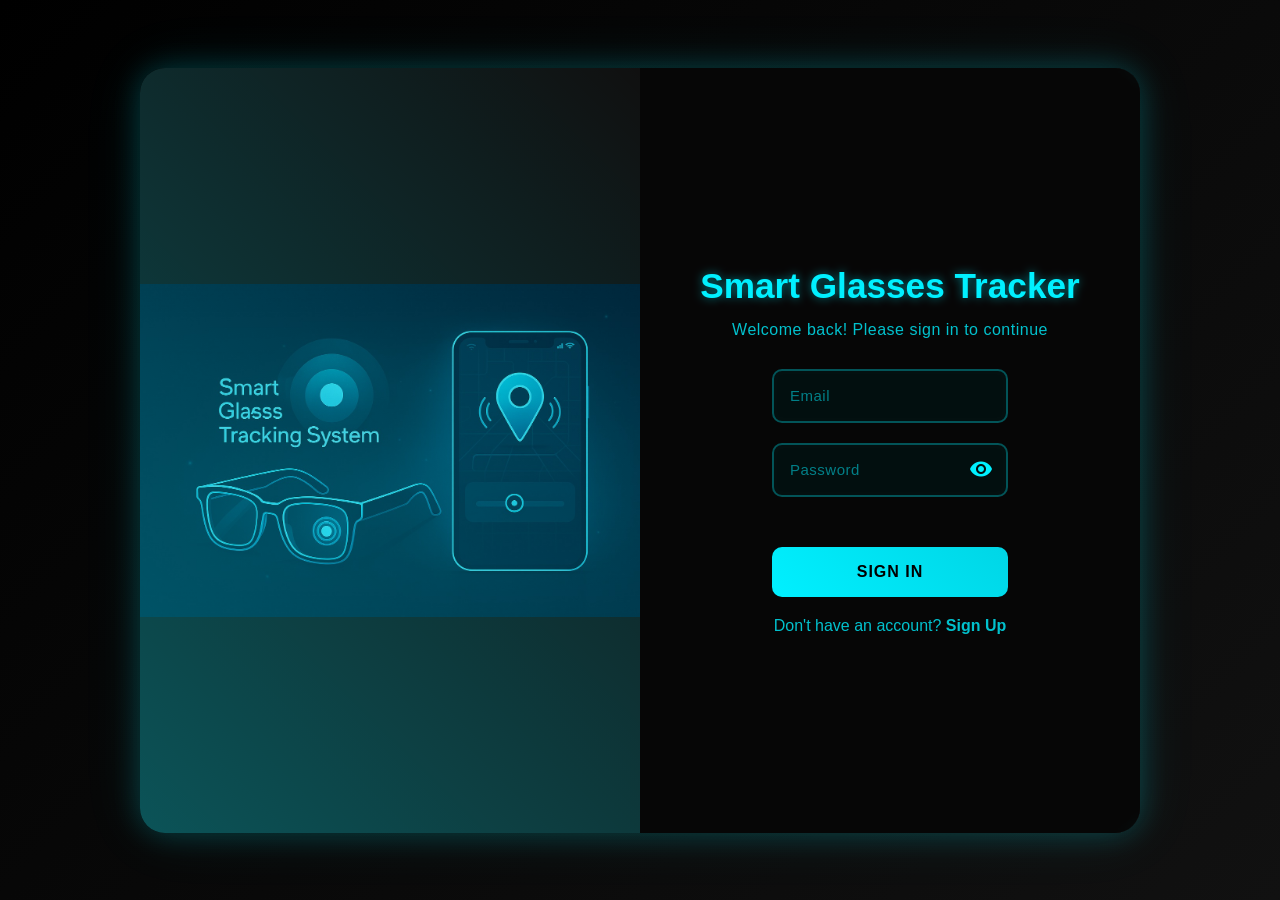
<file: index.html>
<!DOCTYPE html>
<html lang="en">
<head>
    <meta charset="UTF-8">
    <meta name="viewport" content="width=device-width, initial-scale=1.0">
    <title>Sign In - Smart Glasses Tracker</title>
    <link rel="stylesheet" href="styles.css">
    <link href="https://fonts.googleapis.com/icon?family=Material+Icons" rel="stylesheet">
</head>
<body>
    <div class="auth-container">
        <div class="auth-left"></div>
        <div class="auth-right">
            <h1 class="auth-title">Smart Glasses Tracker</h1>
            <p class="auth-subtitle">Welcome back! Please sign in to continue</p>
            <form id="loginForm" class="auth-form">
                <div class="form-group">
                    <input type="email" id="loginEmail" placeholder="Email" required>
                </div>
                <div class="form-group password-group">
                    <input type="password" id="loginPassword" placeholder="Password" required>
                    <button type="button" class="toggle-password" id="togglePassword">
                        <span class="material-icons">visibility</span>
                    </button>
                </div>
                <button type="submit" class="btn login-btn">Sign In</button>
            </form>
            <p class="switch-form">Don't have an account? <a href="signup.html" class="auth-link">Sign Up</a></p>
        </div>
    </div>
    <script src="script.js"></script>
</body>
</html>
</file>
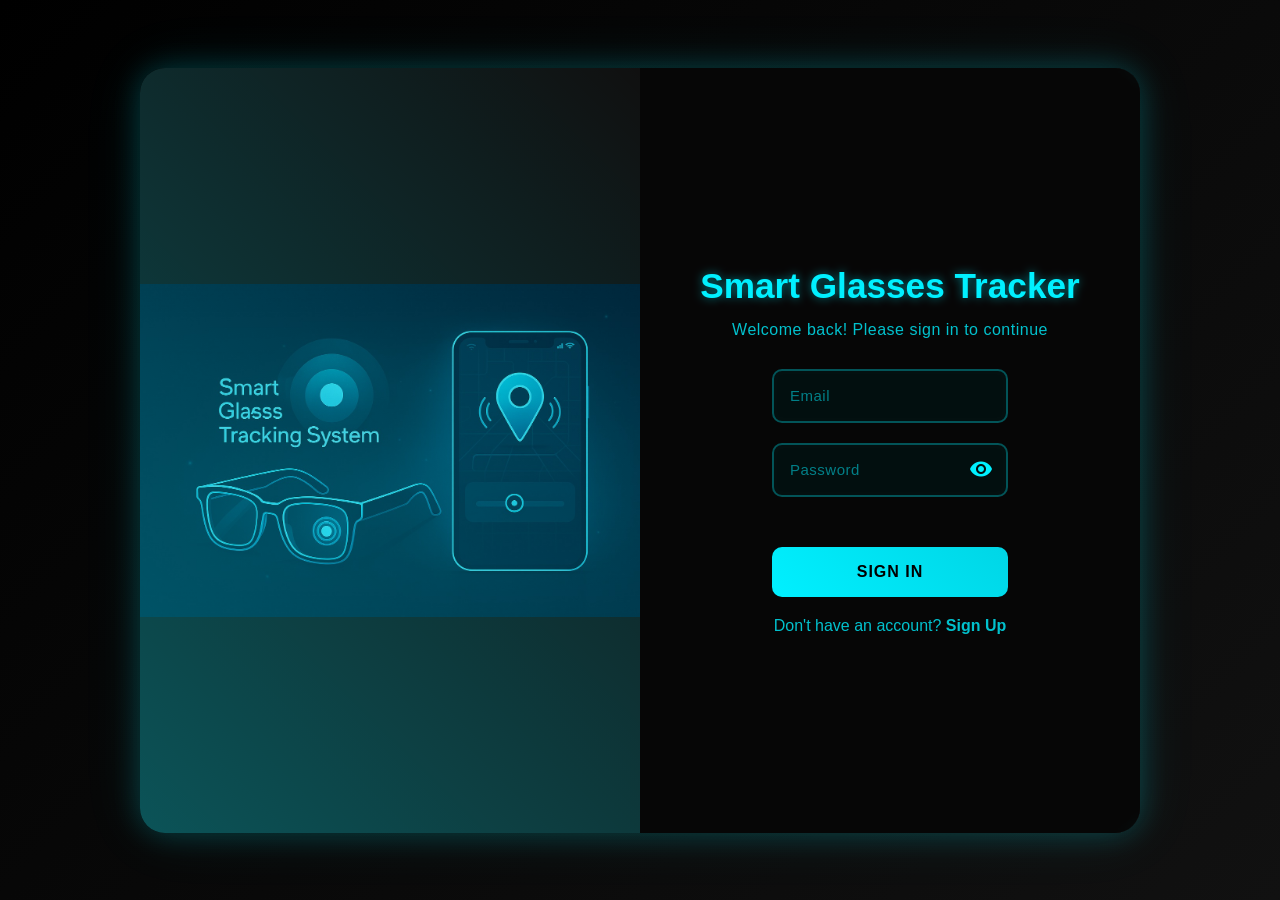
<file: buzzer.html>
<!DOCTYPE html>
<html lang="en">
<head>
    <meta charset="UTF-8">
    <meta name="viewport" content="width=device-width, initial-scale=1.0">
    <title>Buzzer Control - Smart Glasses Tracker</title>
    <link rel="stylesheet" href="styles.css">
</head>
<body>
    <nav class="navbar">
        <div class="nav-brand">
            <h2>Smart Glasses Tracker</h2>
        </div>
        <div class="nav-links">
            <a href="dashboard.html" class="nav-link">Dashboard</a>
            <a href="#" class="nav-link active">Buzzer Control</a>
            <a href="settings.html" class="nav-link">Settings</a>
            <button id="logoutBtn" class="nav-link">Logout</button>
        </div>
    </nav>
    <div class="dashboard">
        <div class="main-content">
            <h1>Find My Spects</h1>
            <div class="dashboard-controls buzzer-controls">
                <button class="buzzer-btn buzzer-on" onclick="updateBuzzer(1)">Turn ON BUZZER (Auto OFF in 16s)</button>
                <button class="buzzer-btn buzzer-off" onclick="updateBuzzer(0)">Turn OFF</button>
                <div id="status" class="buzzer-status">Waiting for action...</div>
            </div>
        </div>
    </div>
    <script src="script.js"></script>
    <script src="buzzer.js"></script>
</body>
</html>
</file>
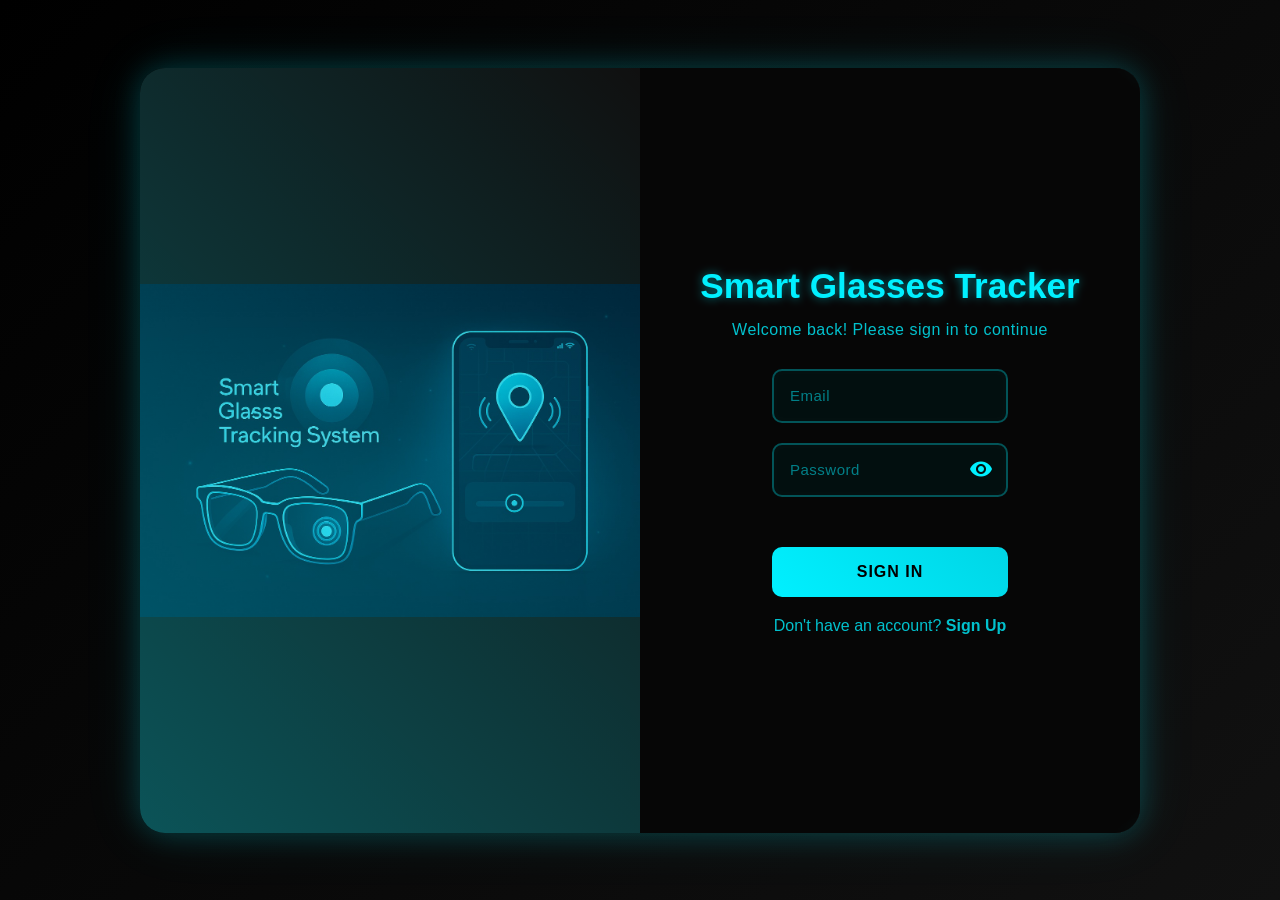
<file: pairing.html>
<!DOCTYPE html>
<html lang="en">
<head>
    <meta charset="UTF-8">
    <meta name="viewport" content="width=device-width, initial-scale=1.0">
    <title>Pair Your Glass</title>
    <link rel="stylesheet" href="styles.css">
</head>
<body>
    <div class="container pairing-container">
        <div class="form-container">
            <h1>Pair Your Glass</h1>
            <form id="pairingForm">
                <div class="form-group">
                    <input type="text" id="channelId" placeholder="Channel ID (numbers only)" pattern="[0-9]+" required>
                </div>
                <div class="form-group">
                    <input type="text" id="apiKey" placeholder="API Key (alphanumeric)" pattern="[A-Za-z0-9]+" required>
                </div>
                <button type="submit" class="btn">Pair Your Glass</button>
            </form>
        </div>
    </div>
    <script src="script.js"></script>
</body>
</html>
</file>
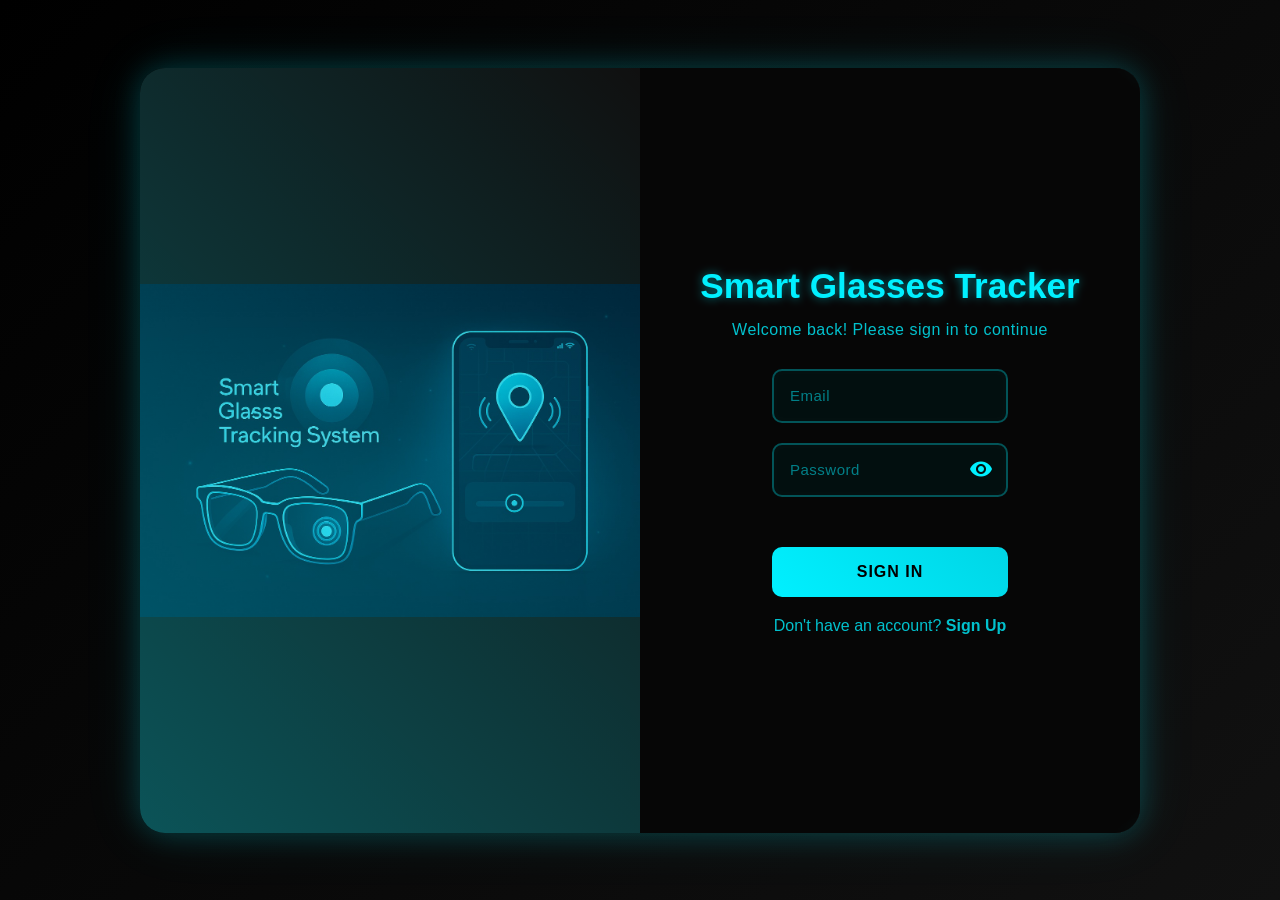
<file: settings.html>
<!DOCTYPE html>
<html lang="en">
<head>
    <meta charset="UTF-8">
    <meta name="viewport" content="width=device-width, initial-scale=1.0">
    <title>Settings - Smart Glasses Tracker</title>
    <link rel="stylesheet" href="styles.css">
</head>
<body>
    <nav class="navbar">
        <div class="nav-brand">
            <h2>Smart Glasses Tracker</h2>
        </div>
        <div class="nav-links">
            <a href="dashboard.html" class="nav-link">Dashboard</a>
            <a href="settings.html" class="nav-link active">Settings</a>
            <button id="logoutBtn" class="nav-link">Logout</button>
        </div>
    </nav>
    <div class="dashboard">
        <div class="profile-section">
            <h3 id="userName">YARRU SASIDHAR ROYAL</h3>
            <p id="userEmail">yarrusasi1@gmail.com</p>
        </div>
        <div class="main-content">
            <h1>Profile Settings</h1>
            <div class="dashboard-controls">
                <div id="updateMessage" class="update-message" style="display: none;"></div>
                <form id="settingsForm" class="auth-form">
                    <div class="form-group">
                        <label for="name">Full Name</label>
                        <input type="text" id="name" value="YARRU SASIDHAR ROYAL" required>
                    </div>
                    <div class="form-group">
                        <label for="email">Email Address</label>
                        <input type="email" id="email" value="yarrusasi1@gmail.com" required>
                    </div>
                    <div class="form-group password-group">
                        <label for="currentPassword">Current Password</label>
                        <input type="password" id="currentPassword" placeholder="Enter current password">
                    </div>
                    <div class="form-group password-group">
                        <label for="newPassword">New Password</label>
                        <input type="password" id="newPassword" placeholder="Enter new password">
                    </div>
                    <h2>ThingSpeak Configuration</h2>
                    <div class="form-group">
                        <label for="channelId">Channel ID</label>
                        <input type="text" id="channelId" pattern="[0-9]+" placeholder="Enter ThingSpeak Channel ID" required>
                    </div>
                    <div class="form-group">
                        <label for="apiKey">API Key</label>
                        <input type="text" id="apiKey" pattern="[A-Za-z0-9]+" placeholder="Enter ThingSpeak API Key" required>
                    </div>
                    <button type="submit" class="btn login-btn">Save Changes</button>
                </form>
            </div>
        </div>
    </div>
    <script src="script.js"></script>
</body>
</html>
</file>
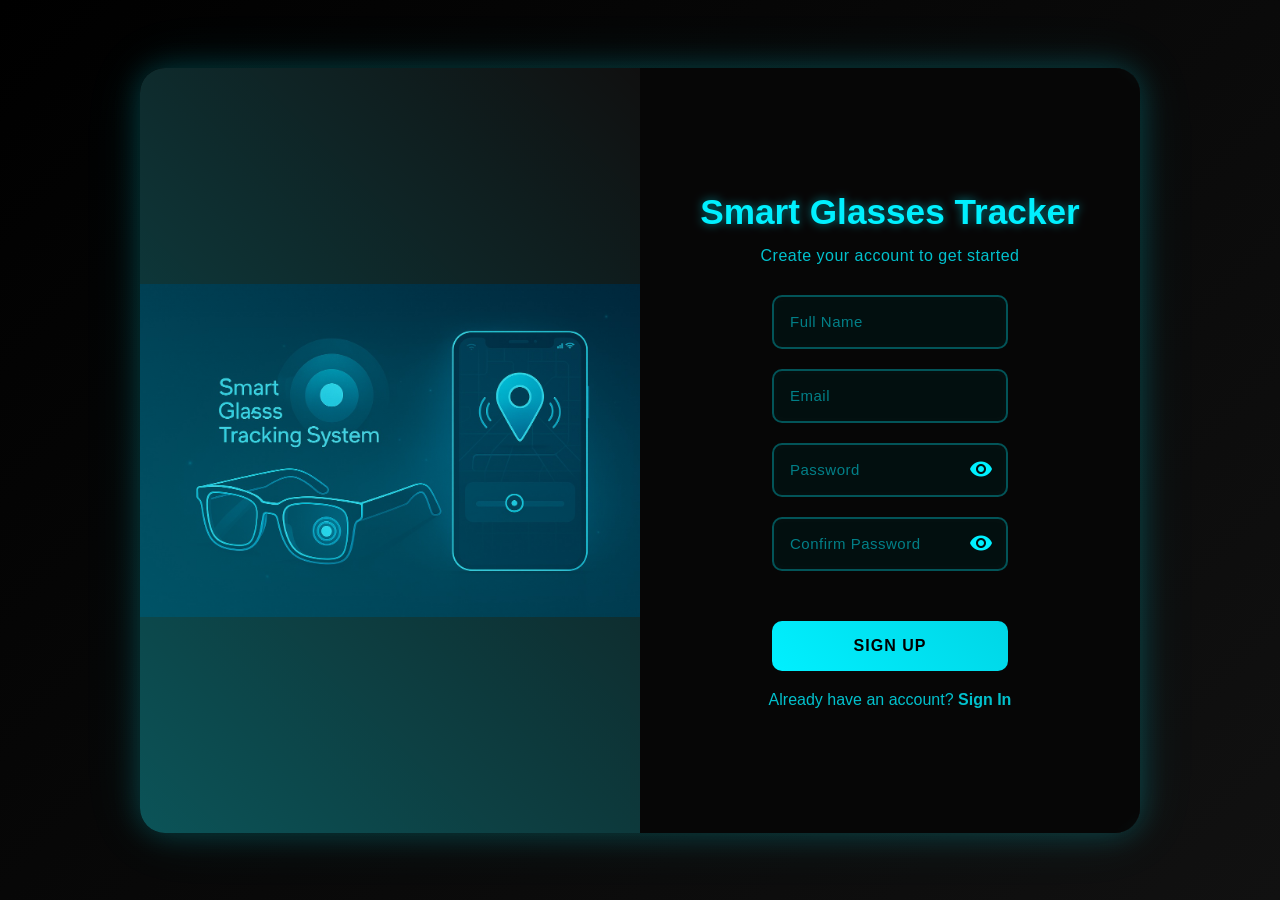
<file: signup.html>
<!DOCTYPE html>
<html lang="en">
<head>
    <meta charset="UTF-8">
    <meta name="viewport" content="width=device-width, initial-scale=1.0">
    <title>Sign Up - Smart Glasses Tracker</title>
    <link rel="stylesheet" href="styles.css">
    <link href="https://fonts.googleapis.com/icon?family=Material+Icons" rel="stylesheet">
</head>
<body>
    <div class="auth-container">
        <div class="auth-left"></div>
        <div class="auth-right">
            <h1 class="auth-title">Smart Glasses Tracker</h1>
            <p class="auth-subtitle">Create your account to get started</p>
            <form id="signupForm" class="auth-form">
                <div class="form-group">
                    <input type="text" id="signupName" placeholder="Full Name" required>
                </div>
                <div class="form-group">
                    <input type="email" id="signupEmail" placeholder="Email" required>
                </div>
                <div class="form-group password-group">
                    <input type="password" id="signupPassword" placeholder="Password" required>
                    <button type="button" class="toggle-password" id="toggleSignupPassword">
                        <span class="material-icons">visibility</span>
                    </button>
                </div>
                <div class="form-group password-group">
                    <input type="password" id="confirmPassword" placeholder="Confirm Password" required>
                    <button type="button" class="toggle-password" id="toggleConfirmPassword">
                        <span class="material-icons">visibility</span>
                    </button>
                </div>
                <button type="submit" class="btn login-btn">Sign Up</button>
            </form>
            <p class="switch-form">Already have an account? <a href="index.html" class="auth-link">Sign In</a></p>
        </div>
    </div>
    <script src="script.js"></script>
</body>
</html>
</file>
<file: styles.css>
* {
    margin: 0;
    padding: 0;
    box-sizing: border-box;
    font-family: 'Segoe UI', Arial, sans-serif;
}

body {
    background: linear-gradient(135deg, #000 0%, #111 100%);
    min-height: 100vh;
    display: flex;
    align-items: center;
    justify-content: center;
}

.auth-container {
    width: 90%;
    max-width: 1000px;
    height: 85vh;
    min-height: 550px;
    display: flex;
    background: rgba(17, 17, 17, 0.95);
    border-radius: 25px;
    overflow: hidden;
    box-shadow: 0 0 30px rgba(0, 240, 255, 0.2), 0 0 60px rgba(0, 240, 255, 0.1);
    margin: auto;
    position: relative;
    backdrop-filter: blur(10px);
    transform: translateY(0);
    transition: transform 0.3s ease, box-shadow 0.3s ease;
}

.auth-right {
    flex: 1;
    padding: 40px;
    display: flex;
    flex-direction: column;
    justify-content: center;
    align-items: center;
    max-width: 480px;
    margin: 0 auto;
    background: rgba(0, 0, 0, 0.7);
    backdrop-filter: blur(8px);
}

.auth-container:hover {
    transform: translateY(-5px);
    box-shadow: 0 5px 40px rgba(0, 240, 255, 0.3), 0 0 80px rgba(0, 240, 255, 0.15);
}

.auth-left {
    flex: 1;
    background: url('login.jpg') no-repeat center center;
    background-size: contain;
    background-position: center;
    position: relative;
    transition: transform 0.5s ease;
    min-width: 50%;
    overflow: hidden;
    display: flex;
    align-items: center;
    justify-content: center;
}

.auth-left::after {
    content: '';
    position: absolute;
    top: 0;
    left: 0;
    width: 100%;
    height: 100%;
    background: linear-gradient(45deg, rgba(0, 240, 255, 0.3), transparent);
    animation: glowPulse 3s infinite alternate;
}

@keyframes glowPulse {
    0% { opacity: 0.5; }
    100% { opacity: 0.8; }
}

.auth-right {
    flex: 1;
    padding: 60px;
    display: flex;
    flex-direction: column;
    justify-content: center;
    align-items: center;
    max-width: 500px;
    margin: 0 auto;
    background: rgba(0, 0, 0, 0.6);
    backdrop-filter: blur(5px);
}

.auth-title {
    color: #00f0ff;
    font-size: 2.2rem;
    margin-bottom: 15px;
    text-align: center;
    text-shadow: 0 0 10px rgba(0, 240, 255, 0.5);
    animation: titleGlow 2s infinite alternate;
}

@keyframes titleGlow {
    0% { text-shadow: 0 0 10px rgba(0, 240, 255, 0.5); }
    100% { text-shadow: 0 0 20px rgba(0, 240, 255, 0.8); }
}

.auth-subtitle {
    color: #00f0ff;
    text-align: center;
    margin-bottom: 30px;
    font-size: 1rem;
    opacity: 0.8;
    letter-spacing: 0.5px;
}

.form-group {
    margin-bottom: 20px;
    position: relative;
    width: 100%;
    max-width: 380px;
}

input {
    width: 100%;
    padding: 15px 20px;
    background: rgba(0, 240, 255, 0.03);
    border: 2px solid rgba(0, 240, 255, 0.2);
    border-radius: 12px;
    font-size: 16px;
    color: #00f0ff;
    transition: all 0.3s ease;
    letter-spacing: 0.5px;
    backdrop-filter: blur(5px);
}

input::placeholder {
    color: rgba(0, 240, 255, 0.4);
    font-size: 15px;
}

input:focus {
    outline: none;
    border-color: #00f0ff;
    box-shadow: 0 0 25px rgba(0, 240, 255, 0.2);
    transform: translateY(-2px);
    background: rgba(0, 240, 255, 0.05);
}

.password-group {
    position: relative;
}

.toggle-password {
    position: absolute;
    right: 10px;
    top: 50%;
    transform: translateY(-50%);
    background: none;
    border: none;
    color: #00f0ff;
    cursor: pointer;
    padding: 5px;
    transition: all 0.3s ease;
}

.toggle-password:hover {
    color: #00d6e6;
    transform: translateY(-50%) scale(1.1);
}

input {
    width: 100%;
    padding: 16px;
    background: rgba(0, 240, 255, 0.05);
    border: 2px solid rgba(0, 240, 255, 0.3);
    border-radius: 10px;
    font-size: 16px;
    color: #00f0ff;
    transition: all 0.3s ease;
    letter-spacing: 0.5px;
    backdrop-filter: blur(5px);
}

input::placeholder {
    color: rgba(0, 240, 255, 0.5);
}

input:focus {
    outline: none;
    border-color: #00f0ff;
    box-shadow: 0 0 20px rgba(0, 240, 255, 0.3);
    transform: translateY(-2px);
}

.login-btn {
    width: 100%;
    padding: 16px;
    background: linear-gradient(45deg, #00f0ff, #00d6e6);
    color: #000;
    border: none;
    border-radius: 10px;
    font-size: 16px;
    font-weight: bold;
    cursor: pointer;
    transition: all 0.3s ease;
    margin-top: 30px;
    text-transform: uppercase;
    letter-spacing: 1px;
    position: relative;
    overflow: hidden;
}

.login-btn::before {
    content: '';
    position: absolute;
    top: 0;
    left: -100%;
    width: 100%;
    height: 100%;
    background: linear-gradient(90deg, transparent, rgba(255, 255, 255, 0.2), transparent);
    transition: 0.5s;
}

.login-btn:hover {
    transform: translateY(-3px);
    box-shadow: 0 5px 20px rgba(0, 240, 255, 0.4);
}

.login-btn:hover::before {
    left: 100%;
}

.switch-form {
    text-align: center;
    margin-top: 20px;
    color: #00f0ff;
    opacity: 0.8;
    transition: opacity 0.3s ease;
}

.auth-link {
    color: #00f0ff;
    text-decoration: none;
    font-weight: bold;
    transition: all 0.3s ease;
    position: relative;
}

.auth-link::after {
    content: '';
    position: absolute;
    bottom: -2px;
    left: 0;
    width: 0;
    height: 2px;
    background: #00f0ff;
    transition: width 0.3s ease;
}

.auth-link:hover {
    color: #00d6e6;
    text-shadow: 0 0 10px rgba(0, 240, 255, 0.5);
}

.auth-link:hover::after {
    width: 100%;
}

/* Pairing Page Styles */
.pairing-container {
    max-width: 600px;
    background: rgba(17, 17, 17, 0.95);
    padding: 40px;
    border-radius: 20px;
    box-shadow: 0 0 30px rgba(0, 240, 255, 0.2);
}

/* Dashboard Styles */
.dashboard {
    padding: 2rem;
    min-height: calc(100vh - 4rem);
    background: rgba(0, 0, 0, 0.9);
    position: relative;
    z-index: 1;
    padding-top: 5rem;
}

.dashboard-controls {
    background: rgba(0, 240, 255, 0.1);
    padding: 2rem;
    border-radius: 15px;
    box-shadow: 0 0 20px rgba(0, 240, 255, 0.2);
    backdrop-filter: blur(5px);
    margin-bottom: 2rem;
}

.coordinates {
    background: rgba(0, 240, 255, 0.05);
    padding: 1.5rem;
    border-radius: 12px;
    margin: 1rem 0;
    box-shadow: 0 0 20px rgba(0, 240, 255, 0.15);
    border: 1px solid rgba(0, 240, 255, 0.2);
    backdrop-filter: blur(8px);
    transition: all 0.3s ease;
}

.buzzer-controls {
    display: flex;
    flex-direction: column;
    gap: 1.5rem;
    align-items: center;
    padding: 2rem;
    background: rgba(0, 240, 255, 0.05);
    border-radius: 15px;
    margin-top: 2rem;
}

.dashboard-grid {
    display: grid;
    grid-template-columns: repeat(2, 1fr);
    gap: 2rem;
    max-width: 1400px;
    margin: 0 auto;
    padding: 2rem;
    background: rgba(0, 240, 255, 0.02);
    border-radius: 20px;
    box-shadow: 0 0 40px rgba(0, 240, 255, 0.1);
    backdrop-filter: blur(10px);
}

.dashboard-left, .dashboard-right {
    width: 100%;
}

#map {
    height: 400px;
    width: 100%;
    border-radius: 15px;
    overflow: hidden;
    border: 2px solid rgba(0, 240, 255, 0.4);
    margin-bottom: 1rem;
    transition: all 0.3s ease;
    box-shadow: 0 0 30px rgba(0, 240, 255, 0.2);
    position: relative;
}

.profile-content {
    flex: 1;
    max-width: 1200px;
    margin: 0 auto;
}

.main-content h1 {
    margin-bottom: 2rem;
    font-size: 2.5rem;
    color: #00f0ff;
    text-align: center;
    text-shadow: 0 0 10px rgba(0, 240, 255, 0.5);
}

.dashboard-controls {
    background: rgba(0, 240, 255, 0.1);
    padding: 2rem;
    border-radius: 15px;
    box-shadow: 0 0 20px rgba(0, 240, 255, 0.2);
    backdrop-filter: blur(5px);
}

#map::after {
    content: '';
    position: absolute;
    top: 0;
    left: 0;
    right: 0;
    bottom: 0;
    border-radius: 17px;
    box-shadow: inset 0 0 20px rgba(0, 240, 255, 0.3);
    pointer-events: none;
}

.buzzer-controls {
    display: flex;
    flex-direction: column;
    gap: 1rem;
    align-items: center;
    padding: 2rem;
}

.buzzer-btn {
    padding: 1rem 2rem;
    font-size: 1.2rem;
    border-radius: 10px;
    border: none;
    cursor: pointer;
    color: #000;
    font-weight: bold;
    transition: all 0.3s ease;
    width: 100%;
    max-width: 300px;
}

.buzzer-on {
    background: linear-gradient(45deg, #00ff00, #00cc00);
}

.buzzer-off {
    background: linear-gradient(45deg, #ff3333, #cc0000);
}

.buzzer-btn:hover {
    transform: translateY(-2px);
    box-shadow: 0 5px 15px rgba(0, 240, 255, 0.3);
}

.buzzer-status {
    margin-top: 1.5rem;
    font-size: 1.1rem;
    color: #00f0ff;
    text-align: center;
    padding: 1rem;
    border-radius: 10px;
    background: rgba(0, 240, 255, 0.1);
    backdrop-filter: blur(5px);
}

.wifi-controls {
    margin-top: 2rem;
}

.wifi-btn {
    background: linear-gradient(45deg, #00f0ff, #00ccff);
    color: #000;
    font-weight: bold;
    margin-top: 1rem;
    transition: all 0.3s ease;
}

.wifi-btn:hover {
    background: linear-gradient(45deg, #00ccff, #0099ff);
    transform: translateY(-2px);
    box-shadow: 0 5px 15px rgba(0, 240, 255, 0.4);
}

.wifi-status {
    margin-top: 1.5rem;
    font-size: 1.1rem;
    color: #00f0ff;
    text-align: center;
    padding: 1rem;
    border-radius: 10px;
    background: rgba(0, 240, 255, 0.1);
}

.logout-btn {
    background: linear-gradient(45deg, #dc3545, #c82333);
    margin-top: 10px;
    transition: all 0.3s ease;
}

.logout-btn:hover {
    background: linear-gradient(45deg, #c82333, #bd2130);
    transform: translateY(-2px);
    box-shadow: 0 5px 15px rgba(220, 53, 69, 0.4);
}

/* Navbar Styles */
.navbar {
    position: fixed;
    top: 0;
    left: 0;
    right: 0;
    z-index: 1000;
    background: rgba(17, 17, 17, 0.95);
    padding: 1rem 2rem;
    display: flex;
    justify-content: space-between;
    align-items: center;
    box-shadow: 0 2px 10px rgba(0, 240, 255, 0.2);
    backdrop-filter: blur(5px);
}

.nav-brand h2 {
    color: #00f0ff;
    margin: 0;
    font-size: 1.5rem;
    text-shadow: 0 0 10px rgba(0, 240, 255, 0.3);
}

.nav-links {
    display: flex;
    gap: 1.5rem;
    align-items: center;
}

.nav-link {
    color: rgba(0, 240, 255, 0.7);
    text-decoration: none;
    font-size: 1rem;
    transition: all 0.3s ease;
    padding: 0.5rem 1rem;
    border-radius: 5px;
    background: transparent;
    border: none;
    cursor: pointer;
}

.nav-link:hover, .nav-link.active {
    color: #00f0ff;
    background: rgba(0, 240, 255, 0.1);
    text-shadow: 0 0 10px rgba(0, 240, 255, 0.5);
}

.dashboard {
    padding-top: 5rem;
}

.coordinates {
    background: rgba(0, 240, 255, 0.05);
    padding: 15px;
    border-radius: 12px;
    margin: 10px 0;
    box-shadow: 0 0 20px rgba(0, 240, 255, 0.15);
    border: 1px solid rgba(0, 240, 255, 0.2);
    backdrop-filter: blur(8px);
    transition: all 0.3s ease;
}

.coordinates:hover {
    transform: translateY(-2px);
    box-shadow: 0 5px 30px rgba(0, 240, 255, 0.25);
    border-color: rgba(0, 240, 255, 0.3);
}

.coordinates h2 {
    margin: 0 0 15px 0;
    color: #00f0ff;
    font-size: 1.4em;
    text-shadow: 0 0 10px rgba(0, 240, 255, 0.3);
}

.coordinate-value {
    font-family: monospace;
    font-size: 1.2em;
    color: #00f0ff;
    text-shadow: 0 0 5px rgba(0, 240, 255, 0.3);
}

.update-time {
    color: #00f0ff;
    font-size: 1em;
    margin-top: 15px;
    opacity: 0.8;
}



.notification {
    position: fixed;
    bottom: 20px;
    right: 20px;
    background: rgba(0, 240, 255, 0.9);
    color: #000;
    padding: 15px 25px;
    border-radius: 8px;
    font-weight: bold;
    animation: slideIn 0.3s ease-out;
    z-index: 1000;
}

@keyframes slideIn {
    from {
        transform: translateX(100%);
        opacity: 0;
    }
    to {
        transform: translateX(0);
        opacity: 1;
    }
}
</file>
